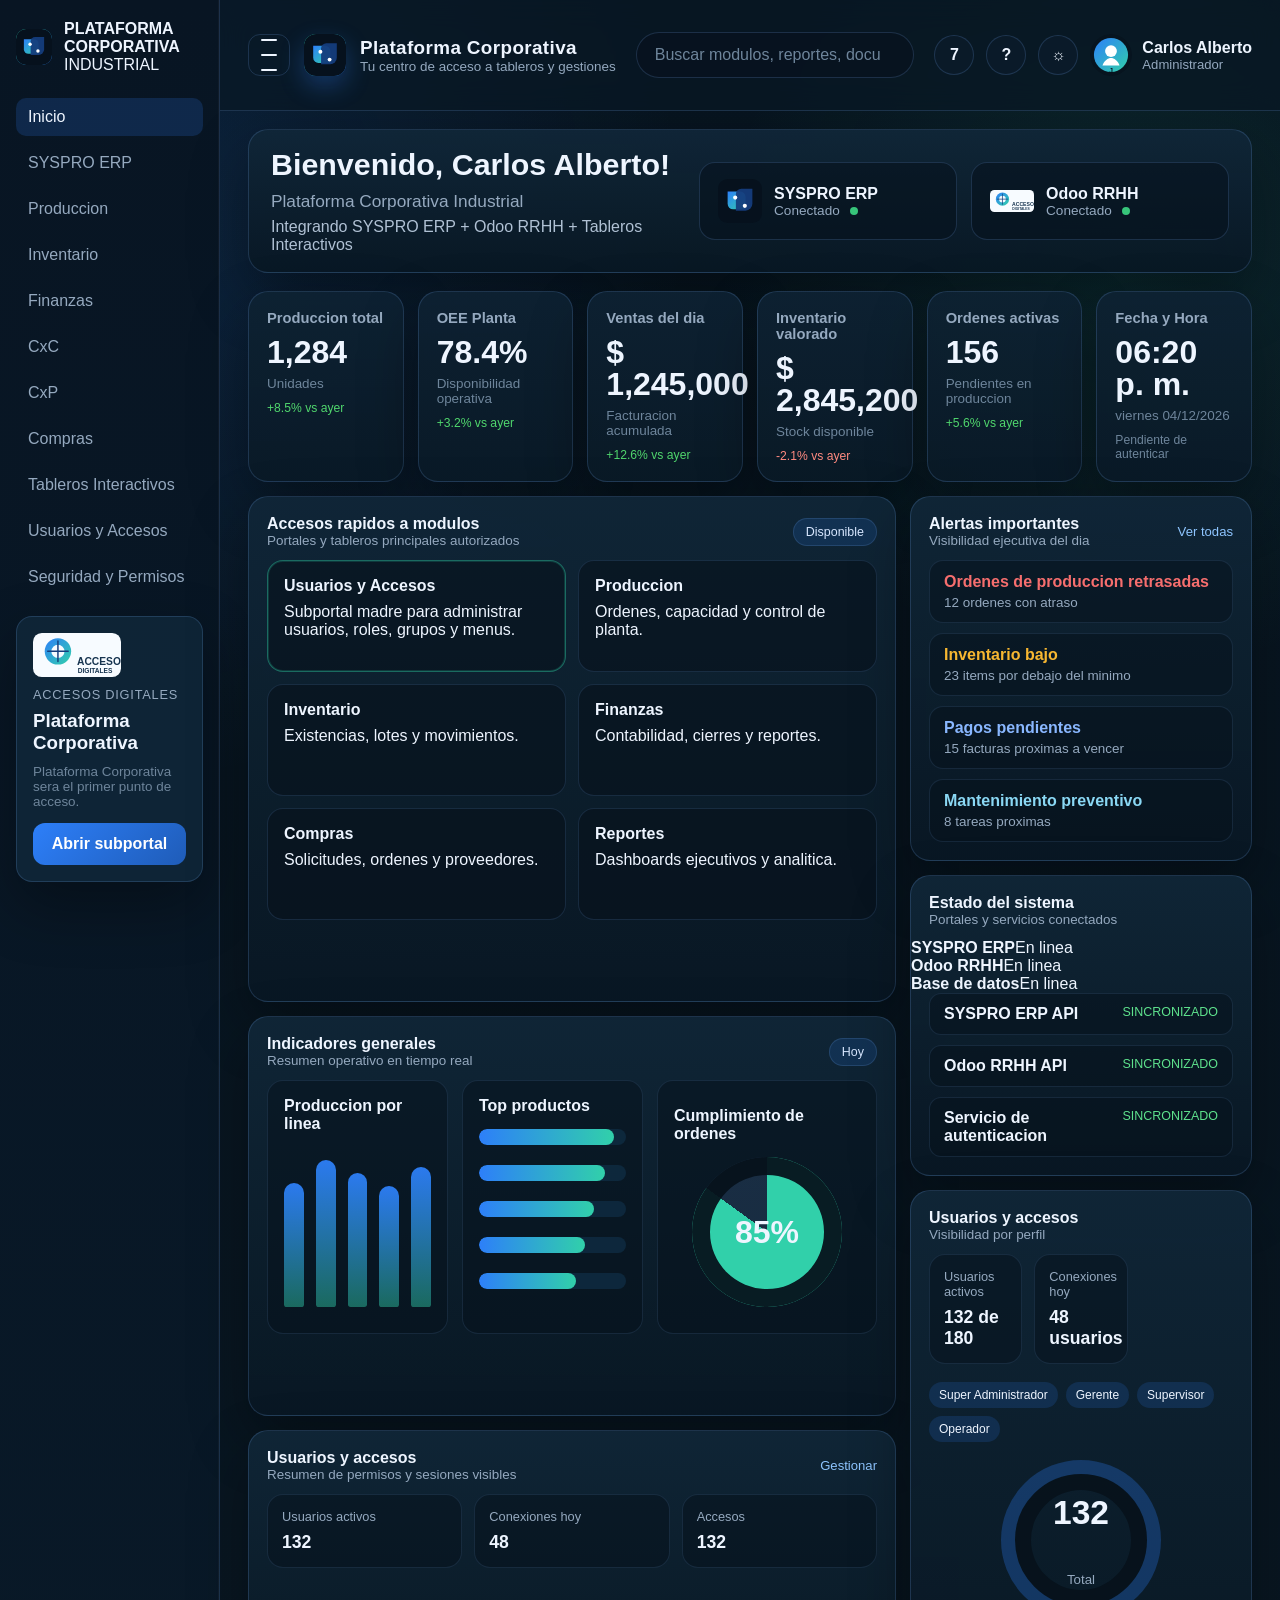
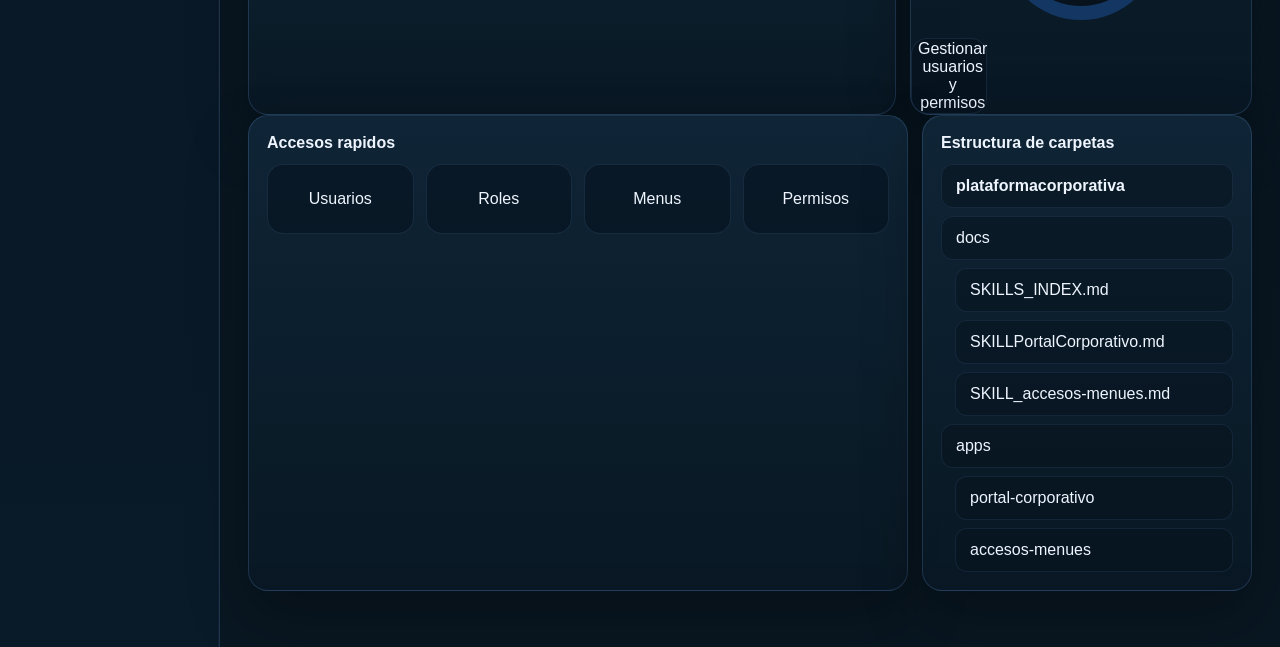
<file: apps/portal-corporativo/index.html>
<!doctype html>
<html lang="es">
  <head>
    <meta charset="utf-8" />
    <meta name="viewport" content="width=device-width, initial-scale=1" />
    <title>Plataforma Corporativa</title>
    <link rel="stylesheet" href="styles.css" />
  </head>
  <body>
    <div class="portal-corporativo-preview">
      <aside class="portal-sidebar preview-sidebar">
        <div class="preview-sidebar-brand">
          <img class="preview-brand-mark" src="assets/brand-portal-corporativo.svg" alt="Plataforma Corporativa">
          <div>
            <strong>PLATAFORMA CORPORATIVA</strong>
            <span>INDUSTRIAL</span>
          </div>
        </div>

        <nav class="preview-nav" aria-label="Navegacion principal">
          <a class="active" href="#">Inicio</a>
          <a href="#">SYSPRO ERP</a>
          <a href="#">Produccion</a>
          <a href="#">Inventario</a>
          <a href="#">Finanzas</a>
          <a href="#">CxC</a>
          <a href="#">CxP</a>
          <a href="#">Compras</a>
          <a href="#">Tableros Interactivos</a>
          <a href="#">Usuarios y Accesos</a>
          <a href="#">Seguridad y Permisos</a>
        </nav>

        <div class="preview-launch-card">
          <img class="preview-launch-logo" src="assets/brand-accesos-digitales.svg" alt="Accesos Digitales">
          <p>Accesos Digitales</p>
          <h3>Plataforma Corporativa</h3>
          <span id="portalLaunchStatus">Entrada principal de la Plataforma Corporativa</span>
          <button class="portal-launch-button" type="button" data-target="accesos-menues">
            Abrir subportal
          </button>
        </div>
      </aside>

      <section class="preview-content">
        <header class="portal-header">
          <div class="portal-header-left">
            <button class="portal-menu-toggle" type="button" aria-label="Abrir menu">
              <span></span>
              <span></span>
              <span></span>
            </button>
            <div class="portal-brand">
              <img class="portal-brand-mark" src="assets/brand-portal-corporativo.svg" alt="Plataforma Corporativa">
              <div class="portal-brand-title">
                <strong>Plataforma Corporativa</strong>
                <span id="portalWelcome">Integrando acceso, operacion y analitica</span>
              </div>
            </div>
          </div>

          <div class="portal-search">
            <input id="search" type="search" placeholder="Buscar modulos, reportes, documentos, usuarios..." />
          </div>

          <div class="portal-toolbar">
            <button class="portal-toolbar-icon" type="button" aria-label="Notificaciones">7</button>
            <button class="portal-toolbar-icon" type="button" aria-label="Ayuda">?</button>
            <button class="portal-toolbar-icon" type="button" aria-label="Tema">☼</button>
            <div class="preview-user">
              <img src="assets/avatar-joseph.svg" alt="Joseph, Gerente" />
              <div>
                <strong>Carlos Alberto</strong>
                <span>Administrador</span>
              </div>
            </div>
          </div>
        </header>

        <main class="portal-dashboard">
          <section class="portal-hero">
            <div class="portal-hero-copy">
              <h1>Bienvenido, Carlos Alberto!</h1>
              <p>Plataforma Corporativa Industrial</p>
              <span>Integrando SYSPRO ERP + Odoo RRHH + Tableros Interactivos</span>
            </div>

            <div class="portal-hero-badges">
              <article class="portal-hero-badge">
                <img src="assets/brand-portal-corporativo.svg" alt="" />
                <div>
                  <strong>SYSPRO ERP</strong>
                  <span>Conectado <i></i></span>
                </div>
              </article>
              <article class="portal-hero-badge">
                <img src="assets/brand-accesos-digitales.svg" alt="" />
                <div>
                  <strong>Odoo RRHH</strong>
                  <span>Conectado <i></i></span>
                </div>
              </article>
            </div>
          </section>

          <section class="portal-kpi-grid">
            <article class="portal-kpi-card">
              <h4>Produccion total</h4>
              <div class="value">1,284</div>
              <div class="meta">Unidades</div>
              <div class="trend trend-up">+8.5% vs ayer</div>
            </article>
            <article class="portal-kpi-card">
              <h4>OEE Planta</h4>
              <div class="value">78.4%</div>
              <div class="meta">Disponibilidad operativa</div>
              <div class="trend trend-up">+3.2% vs ayer</div>
            </article>
            <article class="portal-kpi-card">
              <h4>Ventas del dia</h4>
              <div class="value">$ 1,245,000</div>
              <div class="meta">Facturacion acumulada</div>
              <div class="trend trend-up">+12.6% vs ayer</div>
            </article>
            <article class="portal-kpi-card">
              <h4>Inventario valorado</h4>
              <div class="value">$ 2,845,200</div>
              <div class="meta">Stock disponible</div>
              <div class="trend trend-down">-2.1% vs ayer</div>
            </article>
            <article class="portal-kpi-card">
              <h4>Ordenes activas</h4>
              <div class="value">156</div>
              <div class="meta">Pendientes en produccion</div>
              <div class="trend trend-up">+5.6% vs ayer</div>
            </article>
            <article class="portal-kpi-card">
              <h4>Fecha y Hora</h4>
              <div class="value" id="clock" aria-live="polite">09:45 AM</div>
              <div class="meta" id="date">20/05/2024</div>
              <div class="trend" id="sessionStatus">Lunes</div>
            </article>
          </section>

          <section class="portal-layout">
            <div class="portal-layout-main">
              <article class="portal-panel portal-table-panel">
                <div class="portal-panel-header">
                  <div>
                    <h2 class="portal-panel-title">Accesos rapidos a modulos</h2>
                    <div class="portal-panel-subtitle">Portales y tableros principales autorizados</div>
                  </div>
                  <span class="portal-pill">Disponible</span>
                </div>
                <div class="preview-module-grid" id="portalModules">
                  <button class="preview-module primary" data-target="accesos-menues">
                    <strong>Usuarios y Accesos</strong>
                    <span>Subportal madre para administrar usuarios, roles, grupos y menus.</span>
                  </button>
                  <button class="preview-module">
                    <strong>Produccion</strong>
                    <span>Ordenes, capacidad y control de planta.</span>
                  </button>
                  <button class="preview-module">
                    <strong>Inventario</strong>
                    <span>Existencias, lotes y movimientos.</span>
                  </button>
                  <button class="preview-module">
                    <strong>Finanzas</strong>
                    <span>Contabilidad, cierres y reportes.</span>
                  </button>
                  <button class="preview-module">
                    <strong>Compras</strong>
                    <span>Solicitudes, ordenes y proveedores.</span>
                  </button>
                  <button class="preview-module">
                    <strong>Reportes</strong>
                    <span>Dashboards ejecutivos y analitica.</span>
                  </button>
                </div>
              </article>

              <article class="portal-panel portal-table-panel">
                <div class="portal-panel-header">
                  <div>
                    <h2 class="portal-panel-title">Indicadores generales</h2>
                    <div class="portal-panel-subtitle">Resumen operativo en tiempo real</div>
                  </div>
                  <span class="portal-pill">Hoy</span>
                </div>
                <div class="portal-charts-grid">
                  <div class="portal-chart-card">
                    <strong>Produccion por linea</strong>
                    <div class="portal-bars">
                      <span style="height: 78%"></span>
                      <span style="height: 92%"></span>
                      <span style="height: 84%"></span>
                      <span style="height: 76%"></span>
                      <span style="height: 88%"></span>
                    </div>
                  </div>
                  <div class="portal-chart-card">
                    <strong>Top productos</strong>
                    <div class="portal-horizontal-bars">
                      <span><i style="width: 92%"></i></span>
                      <span><i style="width: 86%"></i></span>
                      <span><i style="width: 78%"></i></span>
                      <span><i style="width: 72%"></i></span>
                      <span><i style="width: 66%"></i></span>
                    </div>
                  </div>
                  <div class="portal-chart-card portal-donut-card">
                    <strong>Cumplimiento de ordenes</strong>
                    <div class="portal-donut">
                      <span>85%</span>
                    </div>
                  </div>
                </div>
              </article>

              <article class="portal-panel portal-table-panel">
                <div class="portal-panel-header">
                  <div>
                    <h2 class="portal-panel-title">Usuarios y accesos</h2>
                    <div class="portal-panel-subtitle">Resumen de permisos y sesiones visibles</div>
                  </div>
                  <a href="#" class="portal-link">Gestionar</a>
                </div>
                <div class="portal-access-summary">
                  <div class="portal-mini-card">
                    <span>Usuarios activos</span>
                    <strong>132</strong>
                  </div>
                  <div class="portal-mini-card">
                    <span>Conexiones hoy</span>
                    <strong>48</strong>
                  </div>
                  <div class="portal-mini-card portal-mini-card-chart">
                    <span>Accesos</span>
                    <strong>132</strong>
                  </div>
                </div>
              </article>
            </div>

            <aside class="portal-layout-aside">
              <article class="portal-panel portal-side-panel">
                <div class="portal-panel-header">
                  <div>
                    <h2 class="portal-panel-title">Alertas importantes</h2>
                    <div class="portal-panel-subtitle">Visibilidad ejecutiva del dia</div>
                  </div>
                  <a href="#" class="portal-link">Ver todas</a>
                </div>
                <div class="portal-alert-list" id="portalNotifications">
                  <div class="portal-alert critical">
                    <strong>Ordenes de produccion retrasadas</strong>
                    <span>12 ordenes con atraso</span>
                  </div>
                  <div class="portal-alert warning">
                    <strong>Inventario bajo</strong>
                    <span>23 items por debajo del minimo</span>
                  </div>
                  <div class="portal-alert info">
                    <strong>Pagos pendientes</strong>
                    <span>15 facturas proximas a vencer</span>
                  </div>
                  <div class="portal-alert neutral">
                    <strong>Mantenimiento preventivo</strong>
                    <span>8 tareas proximas</span>
                  </div>
                </div>
              </article>

              <article class="portal-panel portal-side-panel">
                <div class="portal-panel-header">
                  <div>
                    <h2 class="portal-panel-title">Estado del sistema</h2>
                    <div class="portal-panel-subtitle">Portales y servicios conectados</div>
                  </div>
                </div>
                <div class="preview-status-stack" id="portalStatusStack">
                  <div><strong>SYSPRO ERP</strong><span>En linea</span></div>
                  <div><strong>Odoo RRHH</strong><span>En linea</span></div>
                  <div><strong>Base de datos</strong><span>En linea</span></div>
                </div>
                <div class="portal-integration-list">
                  <div><strong>SYSPRO ERP API</strong><span>SINCRONIZADO</span></div>
                  <div><strong>Odoo RRHH API</strong><span>SINCRONIZADO</span></div>
                  <div><strong>Servicio de autenticacion</strong><span>SINCRONIZADO</span></div>
                </div>
              </article>

              <article class="portal-panel portal-side-panel">
                <div class="portal-panel-header">
                  <div>
                    <h2 class="portal-panel-title">Usuarios y accesos</h2>
                    <div class="portal-panel-subtitle">Visibilidad por perfil</div>
                  </div>
                </div>
                <div class="portal-user-kpis">
                  <div class="portal-mini-card">
                    <span>Usuarios activos</span>
                    <strong>132 de 180</strong>
                  </div>
                  <div class="portal-mini-card">
                    <span>Conexiones hoy</span>
                    <strong>48 usuarios</strong>
                  </div>
                </div>
                <div class="portal-role-list" id="portalRoles">
                  <span class="portal-tag">Super Administrador</span>
                  <span class="portal-tag">Gerente</span>
                  <span class="portal-tag">Supervisor</span>
                  <span class="portal-tag">Operador</span>
                </div>
                <div class="portal-access-donut">
                  <span>132</span>
                  <small>Total</small>
                </div>
                <div class="portal-actions preview-actions" id="portalQuickActions">
                  <button class="portal-action" type="button">Gestionar usuarios y permisos</button>
                </div>
              </article>
            </aside>
          </section>

          <section class="portal-bottom-grid preview-bottom-grid">
            <article class="portal-footer-card">
              <h3>Accesos rapidos</h3>
              <div class="portal-actions preview-actions">
                <button class="portal-action" type="button" data-target="accesos-menues">Usuarios</button>
                <button class="portal-action" type="button" data-target="accesos-menues">Roles</button>
                <button class="portal-action" type="button" data-target="accesos-menues">Menus</button>
                <button class="portal-action" type="button" data-target="accesos-menues">Permisos</button>
              </div>
            </article>

            <article class="portal-footer-card">
              <h3>Estructura de carpetas</h3>
              <div class="preview-tree" id="portalTree">
                <div class="tree-node root">plataformacorporativa</div>
                <div class="tree-node">docs</div>
                <div class="tree-node indent">SKILLS_INDEX.md</div>
                <div class="tree-node indent">SKILLPortalCorporativo.md</div>
                <div class="tree-node indent">SKILL_accesos-menues.md</div>
                <div class="tree-node">apps</div>
                <div class="tree-node indent">portal-corporativo</div>
                <div class="tree-node indent">accesos-menues</div>
              </div>
            </article>
          </section>
        </main>
      </section>
    </div>
    <script src="app.js"></script>
  </body>
</html>
</file>
<file: apps/portal-corporativo/styles.css>
@import url("../../docs/SKILLPortalCorporativo.css");

html,
body {
  margin: 0;
  min-height: 100%;
  background: #07141f;
}

body {
  font-family: var(--pc-font);
  color: var(--pc-text);
}

button,
a,
input {
  font: inherit;
}

.portal-corporativo-preview {
  min-height: 100vh;
  display: grid;
  grid-template-columns: 220px 1fr;
  background:
    radial-gradient(circle at 10% 10%, rgba(45, 127, 249, 0.14), transparent 24%),
    radial-gradient(circle at 88% 12%, rgba(49, 208, 170, 0.1), transparent 18%),
    linear-gradient(180deg, #07141f 0%, #091722 100%);
}

.preview-sidebar {
  padding: 20px 16px;
  background: linear-gradient(180deg, #081523 0%, #091a29 100%);
  border-right: 1px solid var(--pc-border);
}

.preview-sidebar-brand {
  display: flex;
  align-items: center;
  gap: 12px;
  margin-bottom: 24px;
}

.preview-sidebar-brand strong,
.preview-sidebar-brand span {
  display: block;
}

.preview-brand-mark,
.portal-brand-mark {
  width: 42px;
  height: 42px;
  border-radius: 12px;
  object-fit: contain;
}

.preview-brand-mark {
  width: 36px;
  height: 36px;
  border-radius: 10px;
  background: linear-gradient(135deg, #31d0aa 0%, #2d7ff9 100%);
}

.preview-nav {
  display: grid;
  gap: 8px;
}

.preview-nav a {
  color: var(--pc-text-muted);
  text-decoration: none;
  padding: 10px 12px;
  border-radius: 10px;
}

.preview-nav a.active,
.preview-nav a:hover {
  background: rgba(45, 127, 249, 0.18);
  color: var(--pc-text);
}

.portal-launch-button,
.portal-toolbar-icon,
.portal-menu-toggle,
.portal-link,
.portal-action {
  border: 0;
  background: none;
  color: inherit;
}

.preview-launch-card {
  margin-top: 20px;
  padding: 16px;
  border-radius: 16px;
  border: 1px solid var(--pc-border);
  background: rgba(16, 38, 56, 0.92);
  box-shadow: var(--pc-shadow);
}

.preview-launch-card p,
.preview-launch-card h3 {
  margin: 0;
}

.preview-launch-card p {
  color: var(--pc-text-muted);
  font-size: 0.8rem;
  text-transform: uppercase;
  letter-spacing: 0.06em;
  margin-bottom: 8px;
}

.preview-launch-card h3 {
  margin-bottom: 10px;
}

.preview-launch-card span {
  color: var(--pc-text-soft);
  font-size: 0.84rem;
  display: block;
}

.preview-launch-logo {
  width: 88px;
  height: auto;
  display: block;
  margin-bottom: 10px;
}

.portal-launch-button {
  margin-top: 14px;
  width: 100%;
  padding: 12px 14px;
  border-radius: 12px;
  background: linear-gradient(135deg, #2d7ff9, #1f5cb8);
  color: #fff;
  font-weight: 700;
  cursor: pointer;
}

.preview-content {
  min-width: 0;
}

.portal-header {
  min-height: var(--pc-topbar-height);
  display: flex;
  align-items: center;
  justify-content: space-between;
  gap: 20px;
  padding: 18px 28px;
  border-bottom: 1px solid var(--pc-border);
  background: rgba(9, 24, 36, 0.72);
  backdrop-filter: blur(14px);
}

.portal-header-left {
  display: flex;
  align-items: center;
  gap: 14px;
  min-width: 0;
}

.portal-menu-toggle {
  width: 42px;
  height: 42px;
  border-radius: 12px;
  border: 1px solid var(--pc-border);
  display: grid;
  place-items: center;
  gap: 4px;
  padding: 0;
  cursor: pointer;
}

.portal-menu-toggle span {
  display: block;
  width: 16px;
  height: 2px;
  border-radius: 999px;
  background: var(--pc-text);
}

.portal-brand {
  display: flex;
  align-items: center;
  gap: 14px;
  min-width: 0;
}

.portal-brand-title {
  display: flex;
  flex-direction: column;
  min-width: 0;
}

.portal-brand-title strong {
  font-size: 1.18rem;
  letter-spacing: 0.02em;
}

.portal-brand-title span {
  color: var(--pc-text-muted);
  font-size: 0.84rem;
}

.portal-search {
  flex: 1;
  max-width: 760px;
}

.portal-search input {
  width: 100%;
  height: 46px;
  border: 1px solid var(--pc-border);
  border-radius: 999px;
  background: rgba(9, 20, 31, 0.84);
  color: var(--pc-text);
  padding: 0 18px;
  outline: none;
}

.portal-search input::placeholder {
  color: var(--pc-text-soft);
}

.portal-toolbar {
  display: flex;
  align-items: center;
  gap: 12px;
}

.portal-toolbar-icon {
  width: 40px;
  height: 40px;
  border: 1px solid var(--pc-border);
  border-radius: 50%;
  background: rgba(12, 28, 43, 0.82);
  color: var(--pc-text);
  font-weight: 700;
  cursor: pointer;
}

.preview-user {
  display: flex;
  align-items: center;
  gap: 10px;
}

.preview-user img {
  width: 42px;
  height: 42px;
  border-radius: 50%;
  object-fit: cover;
}

.preview-user strong,
.preview-user span {
  display: block;
}

.preview-user span {
  color: var(--pc-text-muted);
  font-size: 0.82rem;
}

.portal-dashboard {
  padding-bottom: 28px;
}

.portal-hero {
  margin: 18px 28px 0;
  padding: 18px 22px;
  display: flex;
  align-items: stretch;
  justify-content: space-between;
  gap: 18px;
  border: 1px solid var(--pc-border);
  border-radius: var(--pc-radius-lg);
  background: linear-gradient(180deg, rgba(16, 38, 56, 0.96), rgba(9, 24, 36, 0.94));
  box-shadow: var(--pc-shadow);
}

.portal-hero-copy h1 {
  margin: 0;
  font-size: 1.9rem;
  line-height: 1.1;
}

.portal-hero-copy p {
  margin: 10px 0 6px;
  font-size: 1.08rem;
  color: var(--pc-text-muted);
}

.portal-hero-copy span {
  color: #b0c1d4;
}

.portal-hero-badges {
  display: flex;
  gap: 14px;
  align-items: center;
}

.portal-hero-badge {
  min-width: 220px;
  display: flex;
  align-items: center;
  gap: 12px;
  padding: 16px 18px;
  border-radius: 16px;
  border: 1px solid var(--pc-border);
  background: rgba(7, 18, 28, 0.55);
}

.portal-hero-badge img {
  width: 44px;
  height: 44px;
  object-fit: contain;
}

.portal-hero-badge strong,
.portal-hero-badge span {
  display: block;
}

.portal-hero-badge span {
  color: var(--pc-text-muted);
  font-size: 0.85rem;
}

.portal-hero-badge span i {
  display: inline-block;
  width: 8px;
  height: 8px;
  margin-left: 6px;
  border-radius: 50%;
  background: var(--pc-success);
}

.portal-kpi-grid {
  display: grid;
  grid-template-columns: repeat(6, minmax(0, 1fr));
  gap: 14px;
  padding: 18px 28px 0;
}

.portal-kpi-card {
  min-height: 142px;
  border: 1px solid var(--pc-border);
  border-radius: var(--pc-radius-lg);
  background: linear-gradient(180deg, rgba(14, 34, 51, 0.92), rgba(10, 26, 39, 0.95));
  box-shadow: var(--pc-shadow);
  padding: 18px;
}

.portal-kpi-card h4 {
  margin: 0 0 10px;
  font-size: 0.92rem;
  color: var(--pc-text-muted);
  font-weight: 600;
}

.portal-kpi-card .value {
  font-size: 2rem;
  font-weight: 700;
  line-height: 1;
}

.portal-kpi-card .meta {
  margin-top: 8px;
  font-size: 0.84rem;
  color: var(--pc-text-soft);
}

.trend {
  margin-top: 10px;
  font-size: 0.76rem;
  color: var(--pc-text-soft);
}

.trend-up {
  color: #50d66d;
}

.trend-down {
  color: #ff8a80;
}

.portal-layout {
  display: grid;
  grid-template-columns: minmax(0, 1.8fr) minmax(320px, 0.95fr);
  gap: 14px;
  padding: 14px 28px 0;
}

.portal-layout-main,
.portal-layout-aside {
  min-width: 0;
  display: grid;
  gap: 14px;
}

.portal-panel {
  border: 1px solid var(--pc-border);
  border-radius: var(--pc-radius-lg);
  background: linear-gradient(180deg, rgba(16, 38, 56, 0.94), rgba(9, 24, 36, 0.96));
  box-shadow: var(--pc-shadow);
  overflow: hidden;
}

.portal-table-panel,
.portal-side-panel {
  min-height: 220px;
}

.portal-panel-header {
  display: flex;
  align-items: center;
  justify-content: space-between;
  gap: 12px;
  padding: 18px 18px 12px;
}

.portal-panel-title {
  margin: 0;
  font-size: 1rem;
}

.portal-panel-subtitle {
  color: var(--pc-text-muted);
  font-size: 0.84rem;
}

.portal-pill {
  padding: 6px 12px;
  border-radius: 999px;
  border: 1px solid rgba(124, 177, 255, 0.16);
  background: rgba(45, 127, 249, 0.15);
  color: #d8e7ff;
  font-size: 0.78rem;
}

.preview-module-grid {
  display: grid;
  grid-template-columns: repeat(2, minmax(0, 1fr));
  gap: 12px;
  padding: 0 18px 18px;
}

.preview-module {
  display: grid;
  gap: 8px;
  align-content: start;
  text-align: left;
  padding: 16px;
  border-radius: 16px;
  border: 1px solid rgba(124, 177, 255, 0.14);
  background: rgba(7, 18, 28, 0.6);
  color: var(--pc-text);
  cursor: pointer;
  min-height: 112px;
}

.preview-module.primary {
  border-color: rgba(49, 208, 170, 0.45);
  box-shadow: 0 0 0 1px rgba(49, 208, 170, 0.18) inset;
}

.portal-charts-grid {
  display: grid;
  grid-template-columns: minmax(0, 1fr) minmax(0, 1fr) 220px;
  gap: 14px;
  padding: 0 18px 18px;
}

.portal-chart-card {
  min-height: 220px;
  border-radius: 16px;
  border: 1px solid rgba(124, 177, 255, 0.12);
  background: rgba(7, 18, 28, 0.52);
  padding: 16px;
}

.portal-chart-card strong {
  display: block;
  margin-bottom: 14px;
}

.portal-bars,
.portal-horizontal-bars {
  height: 160px;
  display: flex;
  align-items: end;
  gap: 12px;
}

.portal-bars span {
  flex: 1;
  border-radius: 14px 14px 4px 4px;
  background: linear-gradient(180deg, rgba(45, 127, 249, 0.95), rgba(49, 208, 170, 0.45));
}

.portal-horizontal-bars {
  flex-direction: column;
  align-items: stretch;
  justify-content: space-between;
}

.portal-horizontal-bars span {
  display: block;
  height: 16px;
  border-radius: 999px;
  background: rgba(15, 43, 65, 0.85);
  overflow: hidden;
}

.portal-horizontal-bars i {
  display: block;
  height: 100%;
  border-radius: inherit;
  background: linear-gradient(90deg, #2d7ff9, #31d0aa);
}

.portal-donut-card {
  display: grid;
  justify-items: center;
  align-content: center;
}

.portal-donut {
  width: 150px;
  height: 150px;
  border-radius: 50%;
  display: grid;
  place-items: center;
  background: conic-gradient(#31d0aa 0 85%, rgba(124, 177, 255, 0.14) 85% 100%);
  box-shadow: inset 0 0 0 18px rgba(7, 18, 28, 0.95);
}

.portal-donut span {
  font-size: 2rem;
  font-weight: 700;
}

.portal-access-summary,
.portal-user-kpis {
  display: grid;
  grid-template-columns: repeat(3, minmax(0, 1fr));
  gap: 12px;
  padding: 0 18px 18px;
}

.portal-mini-card {
  padding: 14px;
  border-radius: 16px;
  border: 1px solid rgba(124, 177, 255, 0.12);
  background: rgba(7, 18, 28, 0.52);
}

.portal-mini-card span {
  display: block;
  color: var(--pc-text-muted);
  font-size: 0.8rem;
}

.portal-mini-card strong {
  display: block;
  margin-top: 8px;
  font-size: 1.1rem;
}

.portal-alert-list {
  display: grid;
  gap: 10px;
  padding: 0 18px 18px;
}

.portal-alert {
  display: grid;
  gap: 4px;
  padding: 12px 14px;
  border-radius: 14px;
  border: 1px solid rgba(124, 177, 255, 0.12);
  background: rgba(7, 18, 28, 0.52);
}

.portal-alert.critical strong {
  color: var(--pc-danger);
}

.portal-alert.warning strong {
  color: var(--pc-warning);
}

.portal-alert.info strong {
  color: #89b7ff;
}

.portal-alert.neutral strong {
  color: #8ad8f4;
}

.portal-alert span {
  color: var(--pc-text-muted);
  font-size: 0.84rem;
}

.portal-integration-list {
  display: grid;
  gap: 10px;
  padding: 0 18px 18px;
}

.portal-integration-list div {
  display: flex;
  justify-content: space-between;
  gap: 10px;
  padding: 11px 14px;
  border-radius: 12px;
  background: rgba(7, 18, 28, 0.52);
  border: 1px solid rgba(124, 177, 255, 0.12);
}

.portal-integration-list span {
  color: #5ee28d;
  font-size: 0.78rem;
}

.portal-role-list {
  display: flex;
  flex-wrap: wrap;
  gap: 8px;
  padding: 0 18px 18px;
}

.portal-tag {
  display: inline-flex;
  align-items: center;
  gap: 6px;
  padding: 6px 10px;
  border-radius: 999px;
  background: rgba(45, 127, 249, 0.16);
  color: var(--pc-text);
  font-size: 12px;
}

.portal-access-donut {
  width: 132px;
  height: 132px;
  margin: 0 auto 18px;
  border-radius: 50%;
  display: grid;
  place-items: center;
  border: 14px solid rgba(45, 127, 249, 0.28);
  box-shadow: inset 0 0 0 16px rgba(7, 18, 28, 0.95);
}

.portal-access-donut span {
  display: block;
  font-size: 2.1rem;
  font-weight: 700;
}

.portal-access-donut small {
  display: block;
  color: var(--pc-text-muted);
}

.portal-link {
  color: #8ec5ff;
  text-decoration: none;
  font-size: 0.82rem;
}

.portal-link:hover {
  text-decoration: underline;
}

.portal-bottom-grid {
  display: grid;
  grid-template-columns: minmax(0, 2fr) minmax(0, 1fr);
  gap: 14px;
  padding: 0 28px 28px;
}

.portal-footer-card {
  border: 1px solid var(--pc-border);
  border-radius: var(--pc-radius-lg);
  background: linear-gradient(180deg, rgba(16, 38, 56, 0.92), rgba(9, 24, 36, 0.96));
  box-shadow: var(--pc-shadow);
  padding: 18px;
}

.portal-footer-card h3 {
  margin: 0 0 12px;
  font-size: 1rem;
}

.portal-actions {
  display: grid;
  grid-template-columns: repeat(4, minmax(0, 1fr));
  gap: 12px;
}

.portal-action {
  min-height: 98px;
  display: grid;
  place-items: center;
  border: 1px solid rgba(124, 177, 255, 0.12);
  border-radius: 16px;
  background: rgba(7, 18, 28, 0.55);
  color: var(--pc-text);
  cursor: pointer;
}

.preview-tree {
  display: grid;
  gap: 8px;
}

.preview-tree .tree-node {
  display: flex;
  justify-content: space-between;
  gap: 12px;
  padding: 12px 14px;
  border-radius: 12px;
  border: 1px solid rgba(124, 177, 255, 0.1);
  background: rgba(7, 18, 28, 0.5);
}

.preview-tree .root {
  font-weight: 700;
}

.preview-tree .indent {
  margin-left: 14px;
}

.preview-actions .portal-action {
  min-height: 70px;
}

@media (max-width: 1200px) {
  .portal-corporativo-preview {
    grid-template-columns: 1fr;
  }

  .preview-sidebar {
    display: none;
  }

  .portal-header {
    flex-wrap: wrap;
  }

  .portal-hero {
    flex-direction: column;
  }

  .portal-layout {
    grid-template-columns: 1fr;
  }

  .portal-charts-grid,
  .portal-access-summary,
  .portal-user-kpis {
    grid-template-columns: 1fr;
  }

  .portal-kpi-grid,
  .portal-bottom-grid,
  .preview-module-grid {
    grid-template-columns: 1fr;
  }

  .portal-toolbar {
    flex-wrap: wrap;
  }
}
</file>
